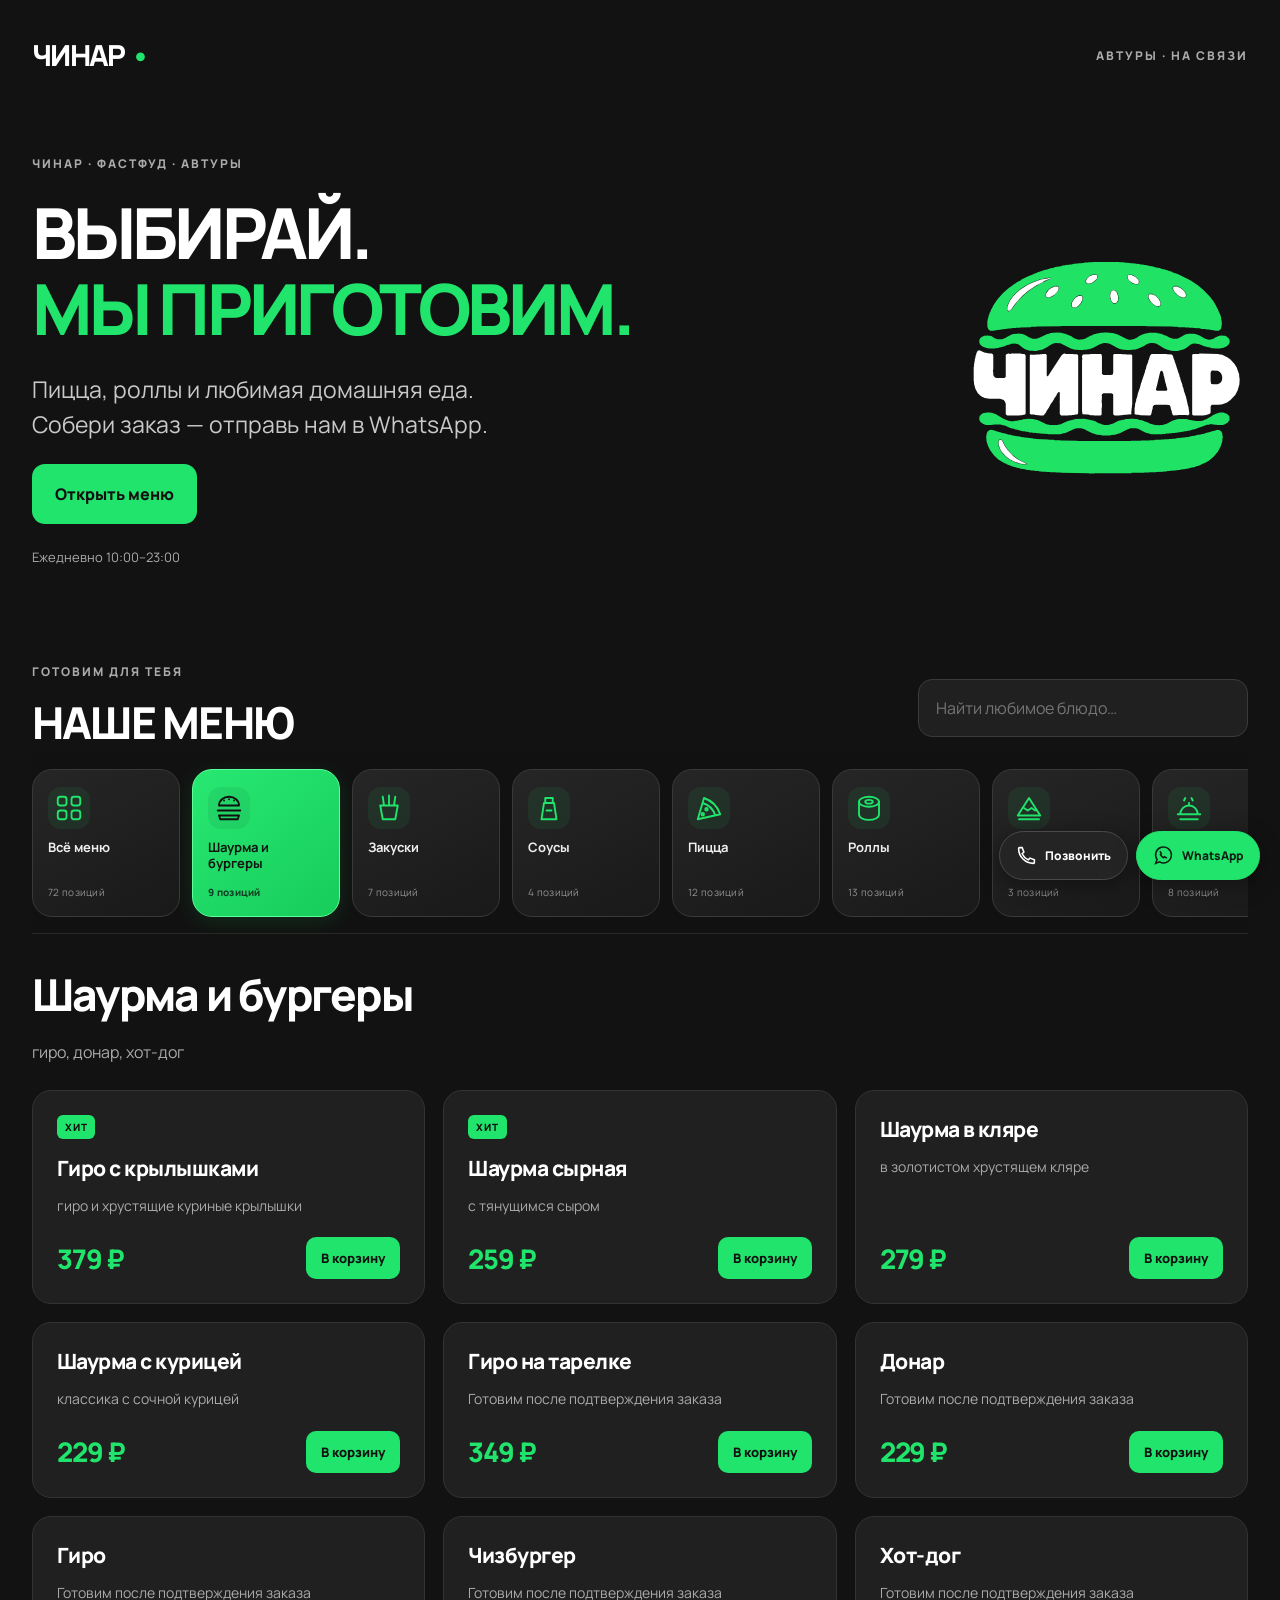
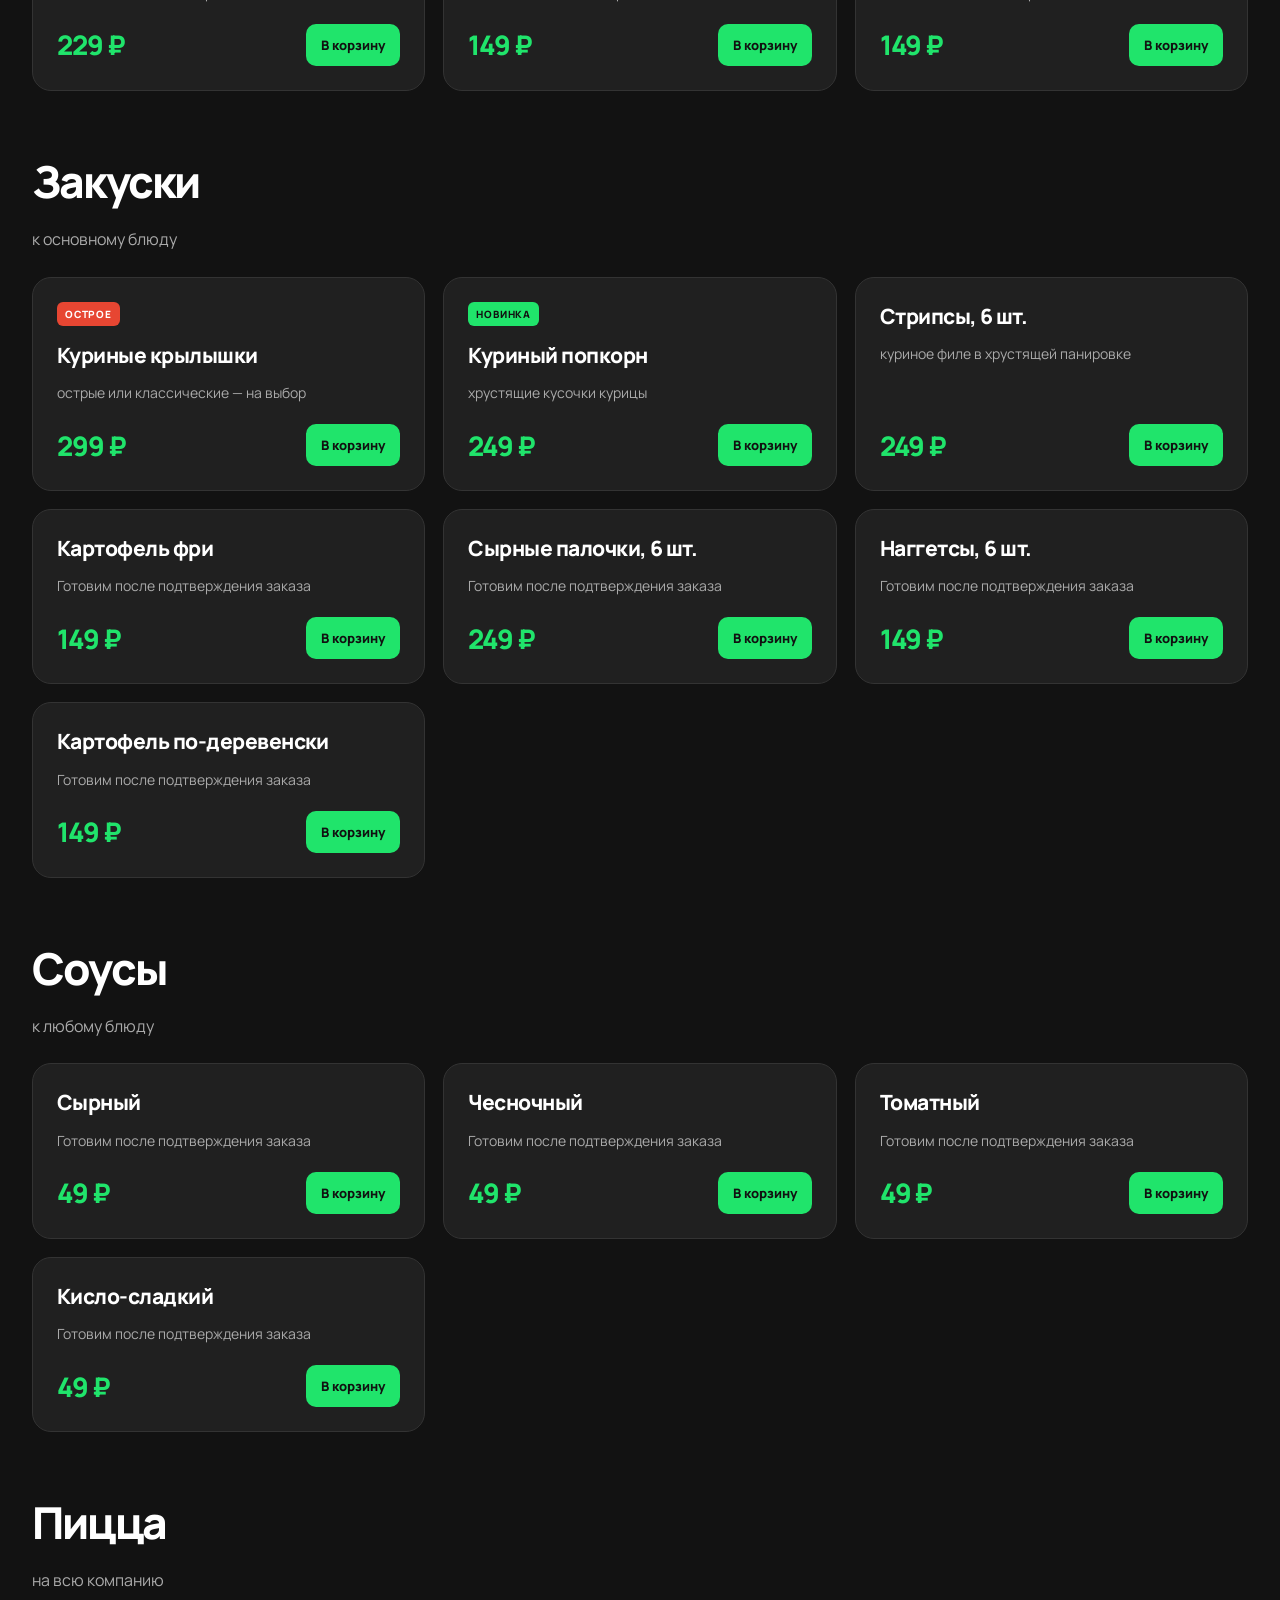
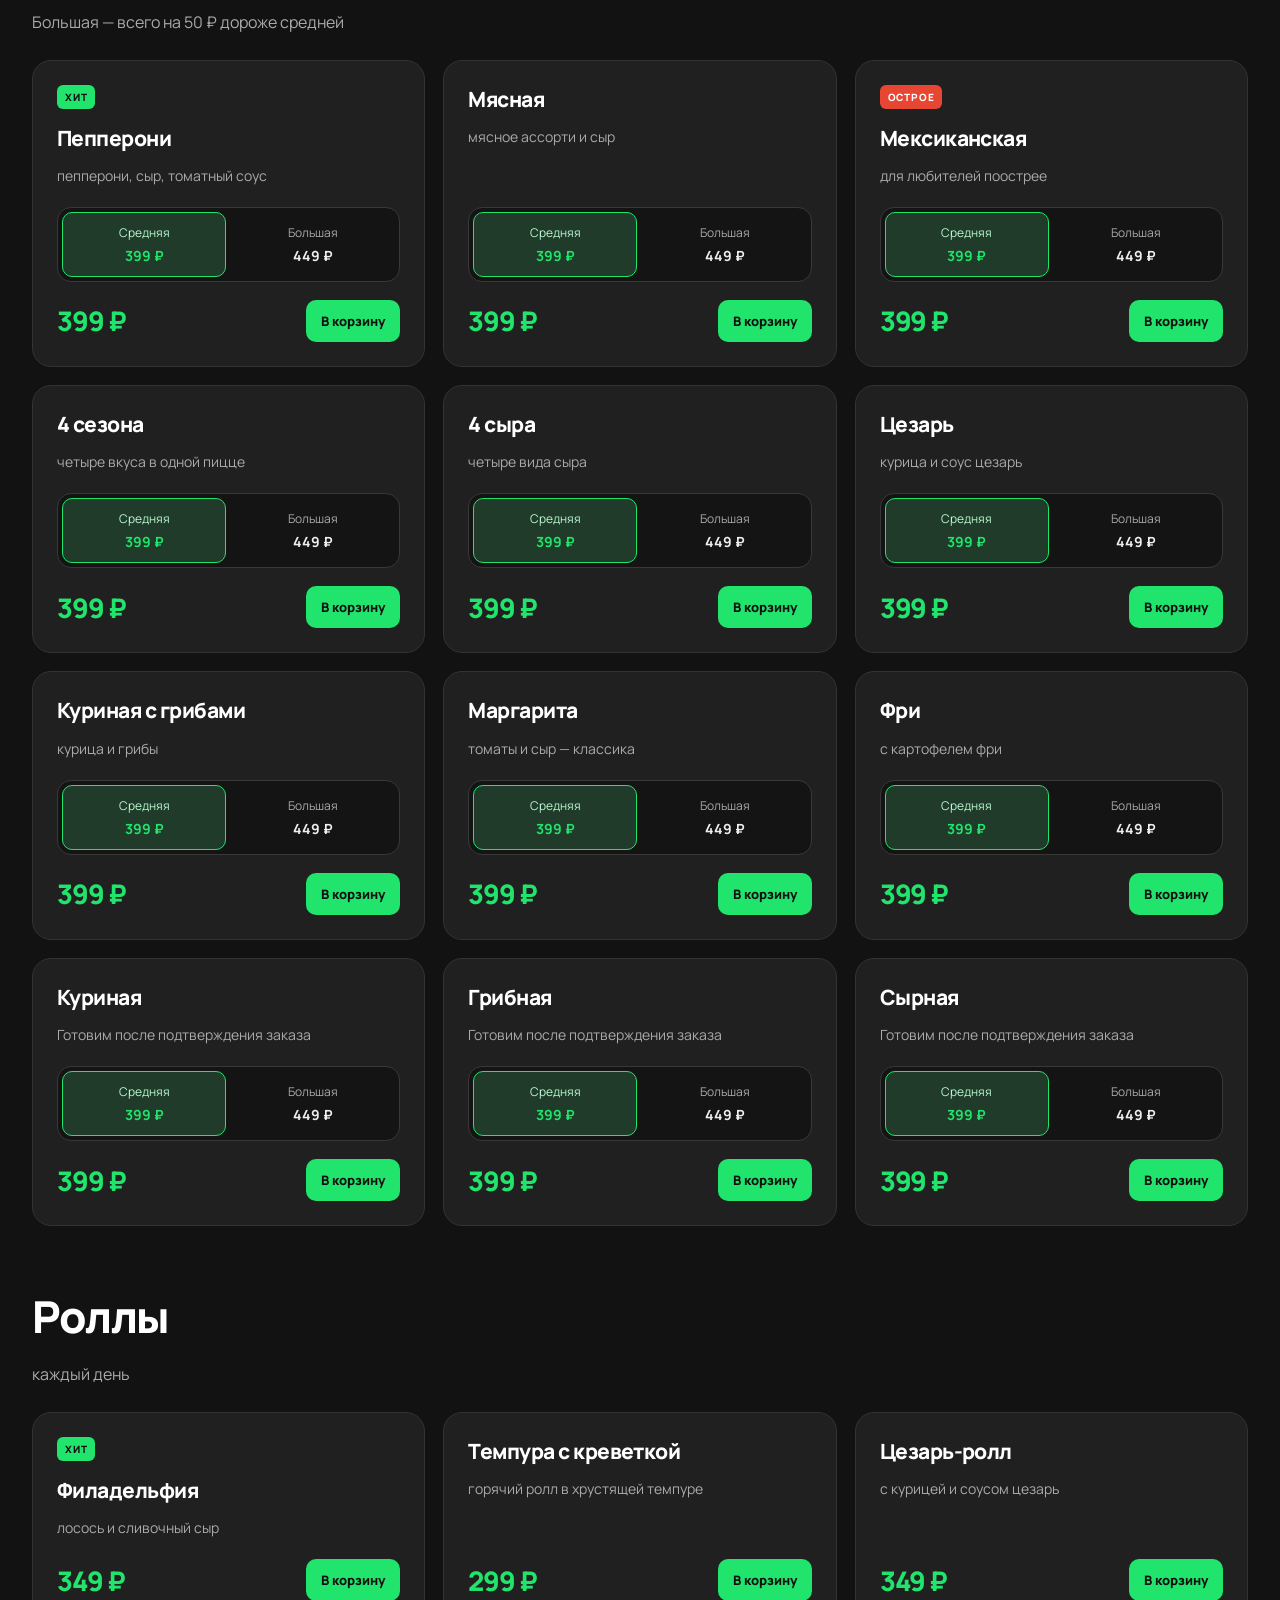
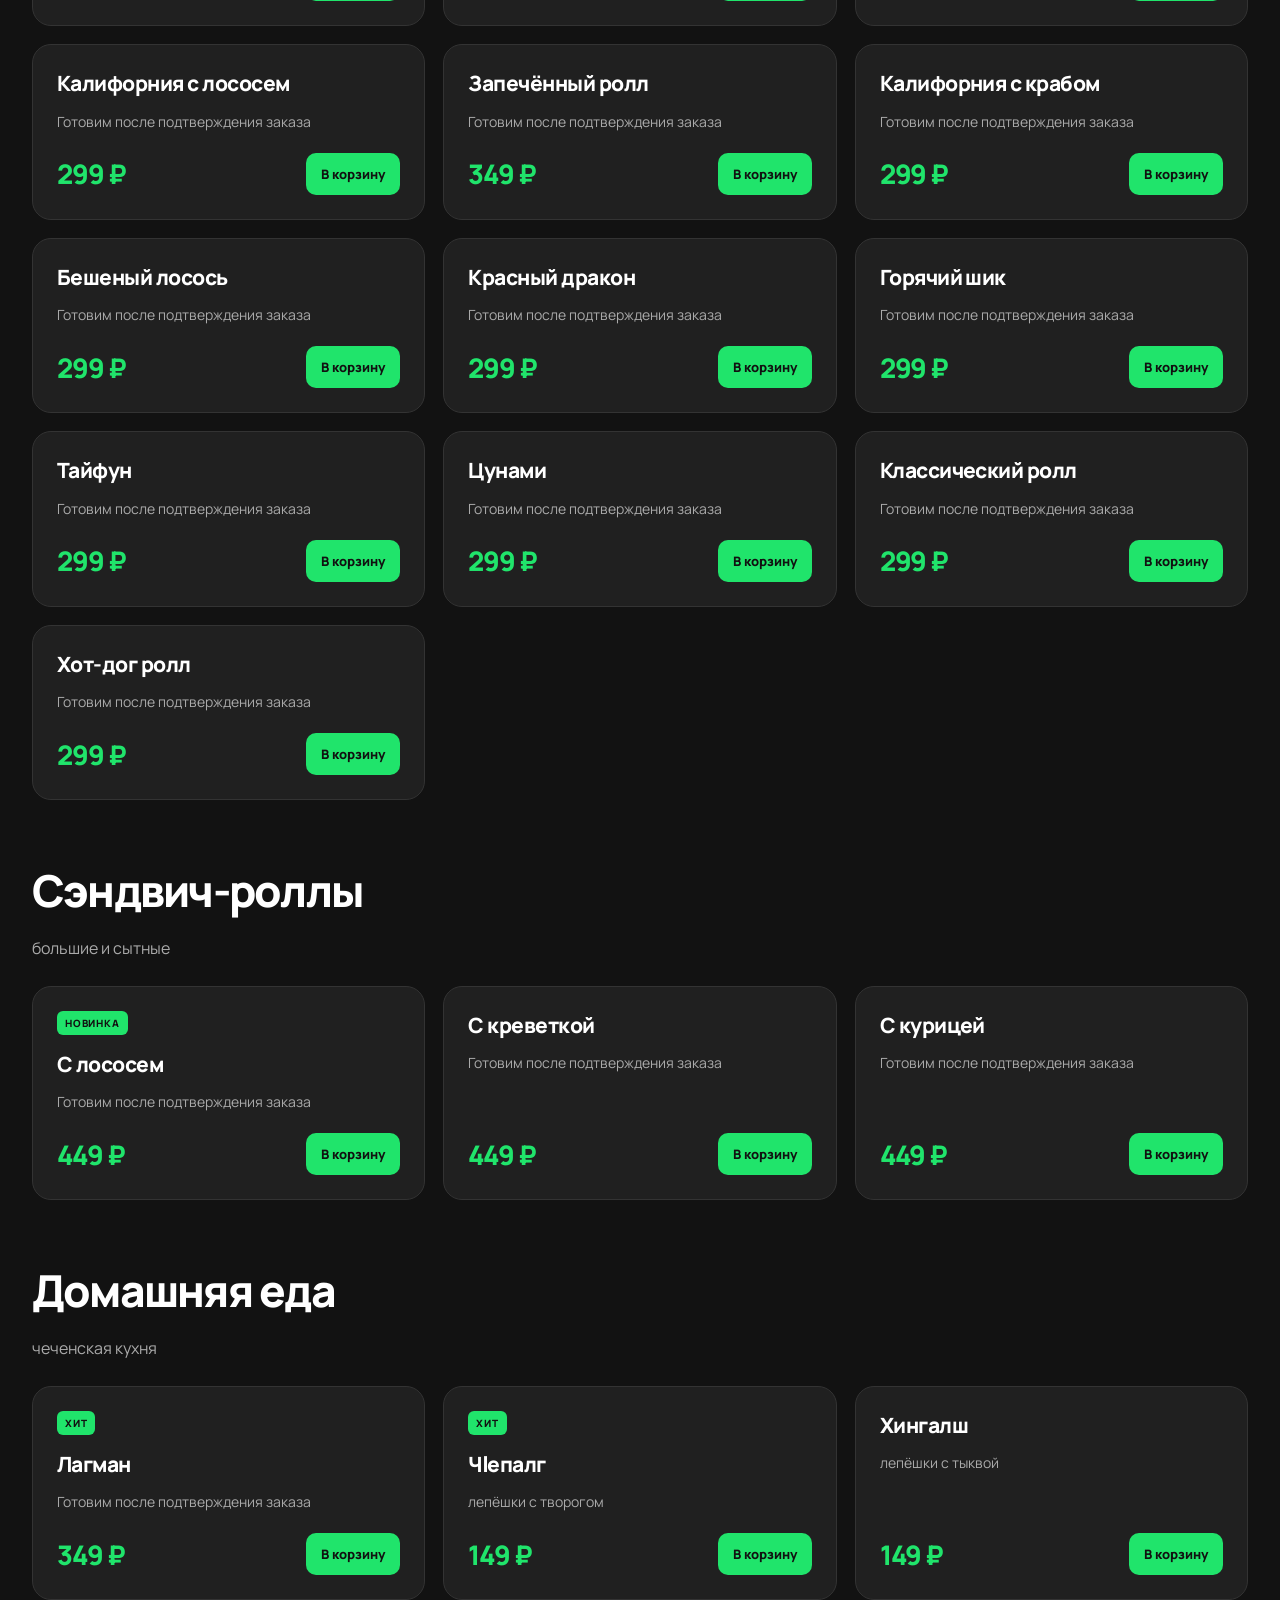
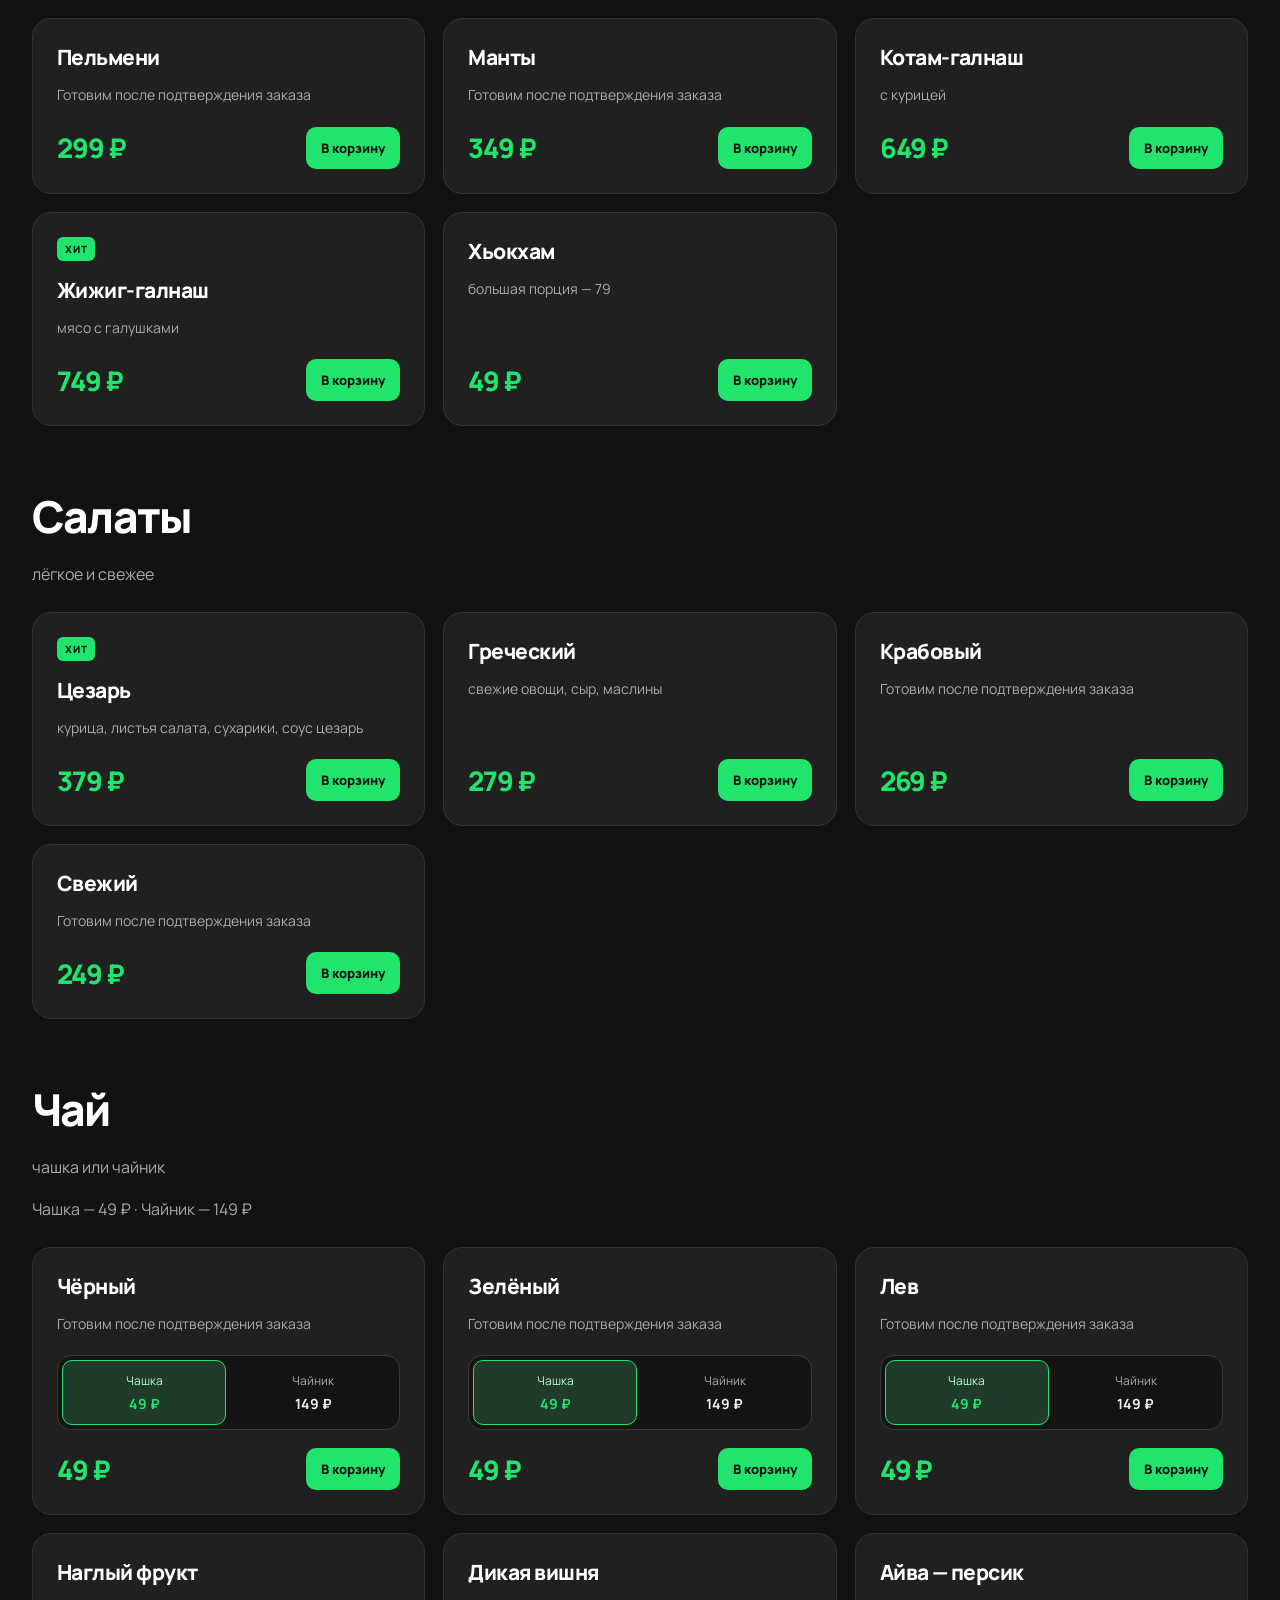
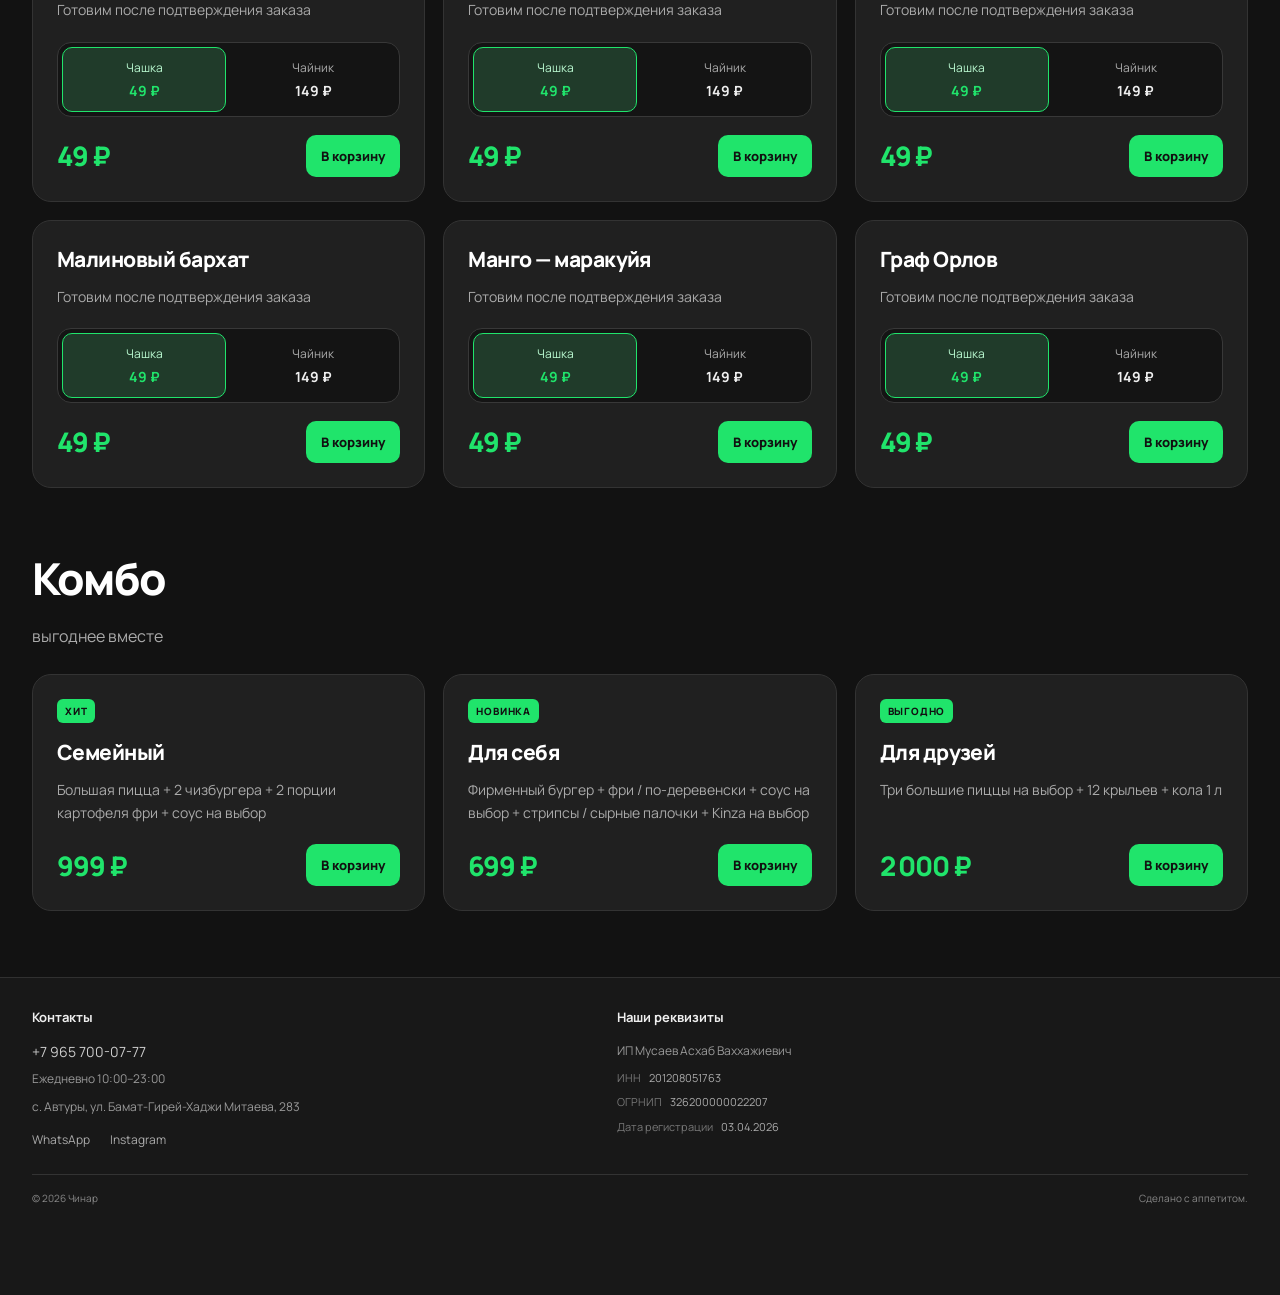
<file: index.html>
<!doctype html><html lang="ru"><head><meta charset="utf-8"><meta name="viewport" content="width=device-width, initial-scale=1"><meta name="theme-color" content="#121212"><link rel="icon" href="/favicon.svg"><link rel="stylesheet" href="/styles.css"><title>Чинар — меню и заказ в WhatsApp</title><meta name="description" content="Меню Чинар: пицца, шаурма, роллы и домашняя еда. Соберите корзину и отправьте заказ в WhatsApp."><link rel="stylesheet" href="/menu.css"><script src="/menu.js" defer></script></head><body><header class="header wrap"><a class="wordmark" href="/" aria-label="Чинар — главная">ЧИНАР<span>•</span></a><span class="label">АВТУРЫ · НА СВЯЗИ</span></header><main class="wrap"><section class="menu-hero"><div><p class="eyebrow">ЧИНАР · ФАСТФУД · АВТУРЫ</p><h1>ВЫБИРАЙ.<br><span>МЫ ПРИГОТОВИМ.</span></h1><p class="lead">Пицца, роллы и любимая домашняя еда.<br>Собери заказ — отправь нам в WhatsApp.</p><a class="button menu-jump" href="#menu">Открыть меню</a><p class="hours">Ежедневно 10:00–23:00</p></div><img class="menu-logo" src="/assets/chinar-logo.svg" alt="Чинар" width="960" height="760"></section><section id="menu" class="menu-section"><div class="menu-title"><div><p class="eyebrow">ГОТОВИМ ДЛЯ ТЕБЯ</p><h2>НАШЕ МЕНЮ</h2></div><label class="search-label"><span class="sr-only">Поиск по меню</span><input id="menu-search" type="search" placeholder="Найти любимое блюдо…"></label></div><nav id="categories" class="category-nav" aria-label="Разделы меню"></nav><div id="menu-status" role="status" aria-live="polite">Загружаем меню…</div><div id="menu-items"></div><noscript><p>Для корзины включите JavaScript или закажите по телефону <a href="tel:+79657000777">+7 965 700-07-77</a>.</p></noscript></section></main><footer class="site-footer" id="contacts"><div class="wrap"><div class="footer-columns"><section class="footer-contact"><h2>Контакты</h2><a class="footer-phone" href="tel:+79657000777">+7 965 700-07-77</a><p>Ежедневно 10:00–23:00</p><p>с. Автуры, ул. Бамат-Гирей-Хаджи Митаева, 283</p><nav class="footer-socials" aria-label="Социальные сети"><a href="https://wa.me/79657000777" target="_blank" rel="noopener">WhatsApp</a><a href="https://www.instagram.com/chinar.yu/" target="_blank" rel="noopener">Instagram</a></nav></section><section class="footer-business"><h2>Наши реквизиты</h2><p>ИП Мусаев Асхаб Ваххажиевич</p><dl><div><dt>ИНН</dt><dd>201208051763</dd></div><div><dt>ОГРНИП</dt><dd>326200000022207</dd></div><div><dt>Дата регистрации</dt><dd>03.04.2026</dd></div></dl></section></div><div class="footer-bottom"><span>© 2026 Чинар</span><span>Сделано с аппетитом.</span></div></div></footer><button id="cart-open" class="cart-bar" type="button" hidden><span>Корзина <b id="cart-count">0</b></span><span><b id="cart-total">0 ₽</b></span></button><dialog id="cart-dialog" class="cart-dialog"><div class="cart-head"><h2>ТВОЙ ЗАКАЗ</h2><button id="cart-close" class="icon-btn" type="button" aria-label="Закрыть корзину">×</button></div><div id="cart-lines"></div><p id="cart-empty" class="muted">В корзине пока пусто. Выбери что-нибудь вкусное в меню.</p><form id="order-form"><div class="cart-summary"><span>Итого за блюда</span><strong id="checkout-total">0 ₽</strong></div><button id="checkout" class="button checkout" type="submit">Написать в WhatsApp</button><button id="clear-cart" class="clear-btn" type="button">Очистить корзину</button></form></dialog><p id="cart-announcement" class="sr-only" aria-live="polite"></p><nav class="quick-contact" aria-label="Связаться с кафе"><a href="tel:+79657000777" class="quick-call" aria-label="Позвонить в Чинар"><svg viewBox="0 0 24 24" fill="none" stroke="currentColor" stroke-width="1.8" aria-hidden="true"><path d="M7 3H4a1 1 0 0 0-1 1c0 9.4 7.6 17 17 17a1 1 0 0 0 1-1v-3l-5-2-2 2a14 14 0 0 1-7-7l2-2-2-5Z"/></svg><span>Позвонить</span></a><a href="https://wa.me/79657000777" class="quick-whatsapp" target="_blank" rel="noopener" aria-label="Написать в WhatsApp"><svg viewBox="0 0 24 24" fill="none" stroke="currentColor" stroke-width="1.8" aria-hidden="true"><path d="M21 11.5a9 9 0 0 1-13.5 7.8L3 21l1.7-4.5A9 9 0 1 1 21 11.5Z"/><path d="m8 7 1.5 3-1 1a8 8 0 0 0 3.5 3.5l1-1 3 1.5"/></svg><span>WhatsApp</span></a></nav></body></html>
</file>
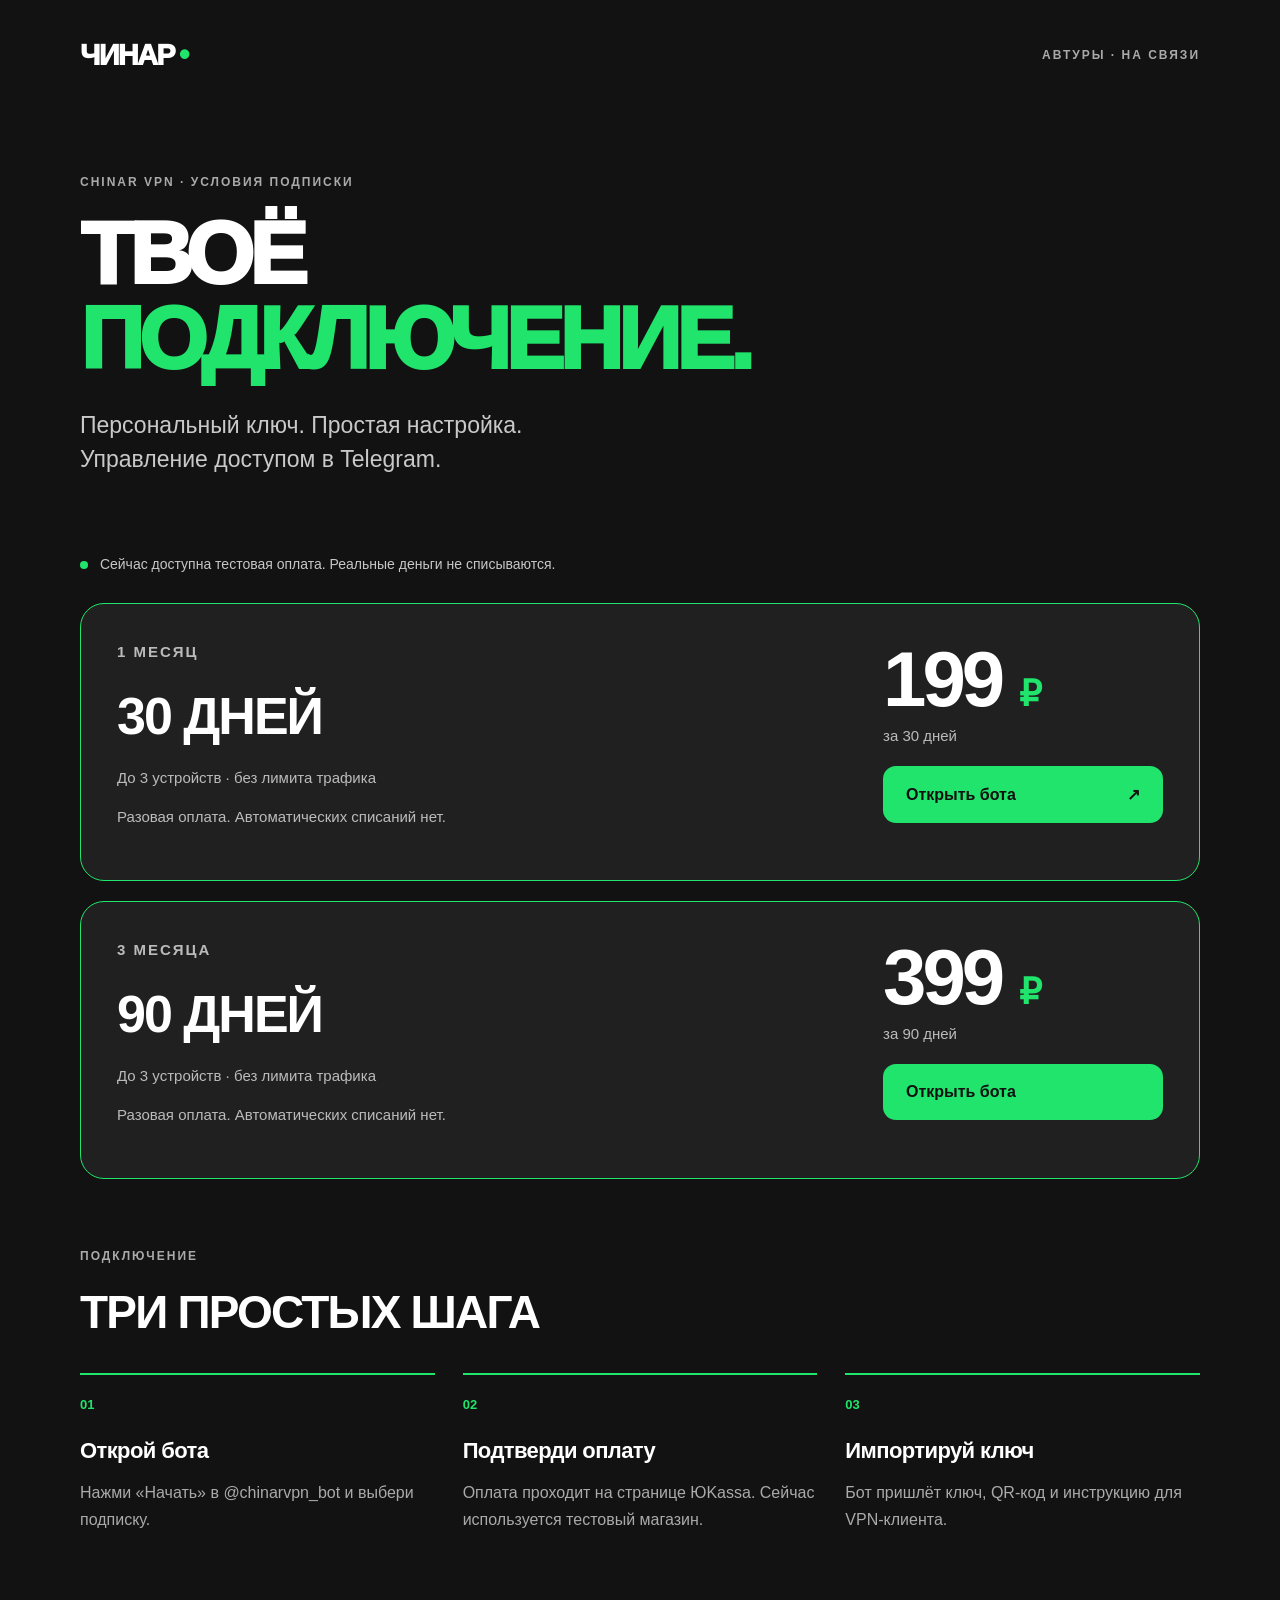
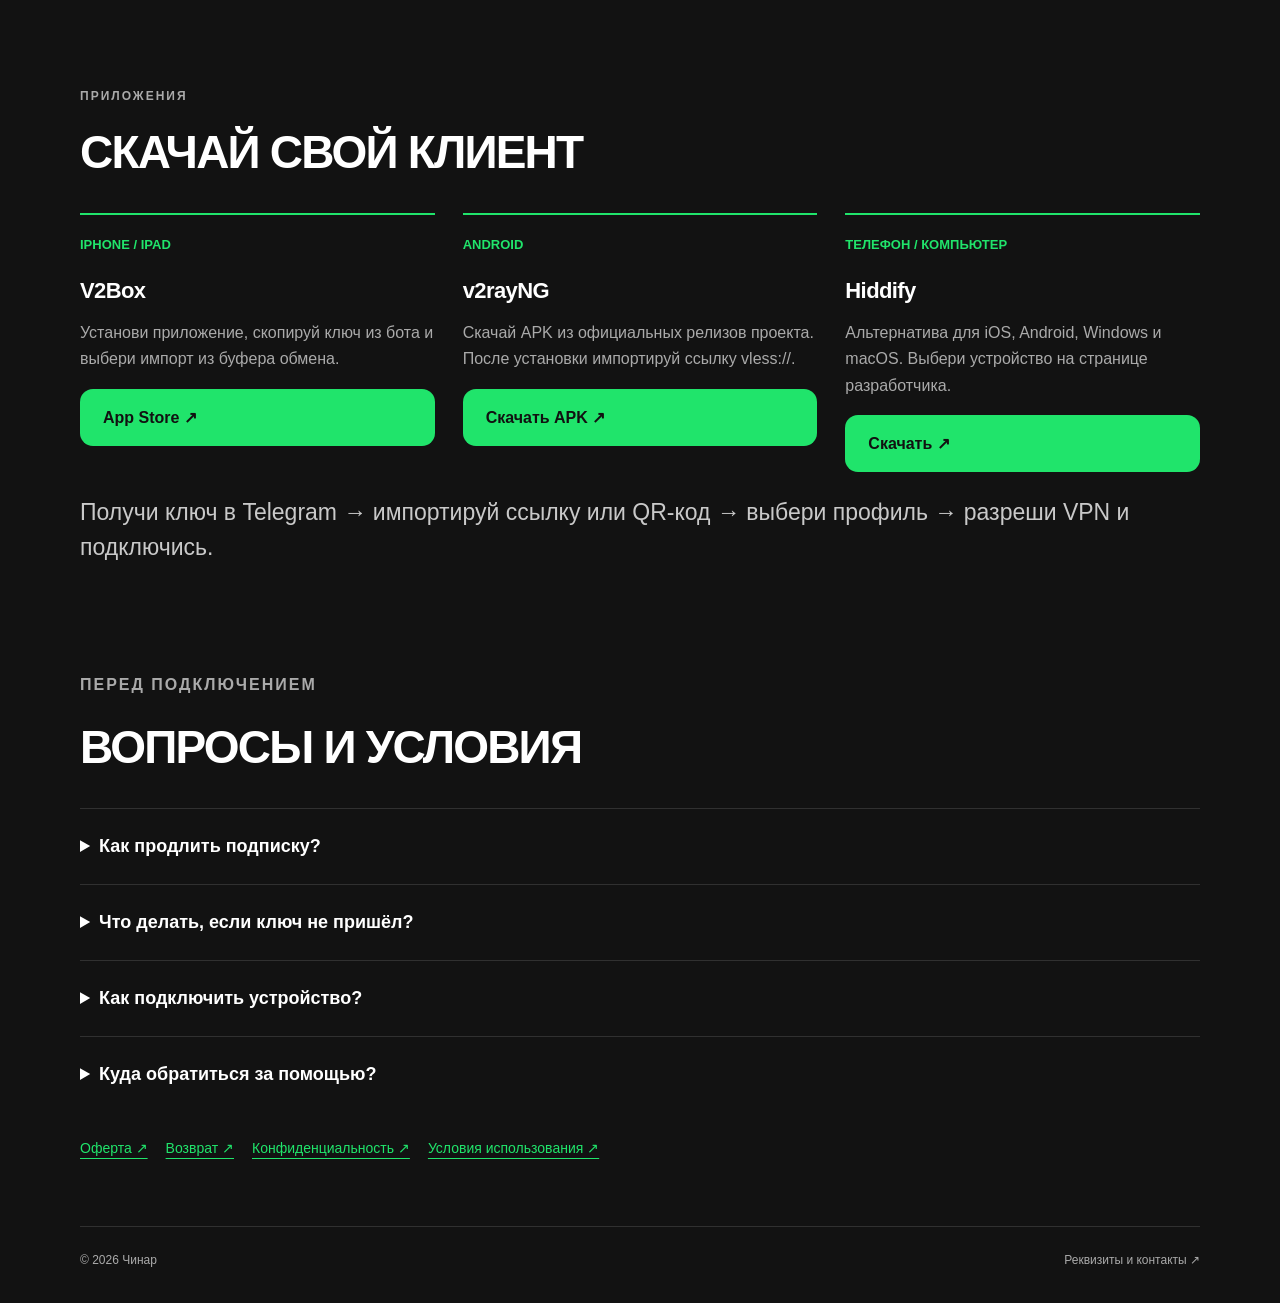
<file: vpn/index.html>
<!doctype html><html lang="ru"><head><meta charset="utf-8"><meta name="viewport" content="width=device-width, initial-scale=1"><meta name="theme-color" content="#121212"><link rel="icon" href="/favicon.svg"><link rel="stylesheet" href="/styles.css"><title>Chinar VPN — условия подписки</title><meta name="description" content="Условия подписки Chinar VPN: 199 рублей за 30 дней или 399 рублей за 90 дней, до трёх устройств. Подключение через Telegram."></head><body><header class="header wrap"><a class="wordmark" href="/" aria-label="Чинар — главная">ЧИНАР<span>•</span></a><span class="label">АВТУРЫ · НА СВЯЗИ</span></header><main class="wrap"><section class="vpn-intro"><p class="eyebrow">CHINAR VPN · УСЛОВИЯ ПОДПИСКИ</p><h1>ТВОЁ<br><span>ПОДКЛЮЧЕНИЕ.</span></h1><p class="lead">Персональный ключ. Простая настройка.<br>Управление доступом в Telegram.</p></section><div class="notice"><span class="status-dot"></span> Сейчас доступна тестовая оплата. Реальные деньги не списываются.</div><section class="subscription" aria-label="Тариф"><div><p class="eyebrow">1 МЕСЯЦ</p><h2>30 ДНЕЙ</h2><p>До 3 устройств · без лимита трафика</p><p>Разовая оплата. Автоматических списаний нет.</p></div><div class="purchase"><div class="price">199 <span>₽</span></div><p>за 30 дней</p><a class="button" href="https://t.me/chinarvpn_bot?start=site">Открыть бота <span>↗</span></a></div></section><section class="subscription" aria-label="Тариф на 3 месяца" style="margin-top:20px"><div><p class="eyebrow">3 МЕСЯЦА</p><h2>90 ДНЕЙ</h2><p>До 3 устройств · без лимита трафика</p><p>Разовая оплата. Автоматических списаний нет.</p></div><div class="purchase"><div class="price">399 <span>₽</span></div><p>за 90 дней</p><a class="button" href="https://t.me/chinarvpn_bot?start=site">Открыть бота</a></div></section><section class="details"><p class="eyebrow">ПОДКЛЮЧЕНИЕ</p><h2>ТРИ ПРОСТЫХ ШАГА</h2><div class="steps"><article><span>01</span><h3>Открой бота</h3><p>Нажми «Начать» в @chinarvpn_bot и выбери подписку.</p></article><article><span>02</span><h3>Подтверди оплату</h3><p>Оплата проходит на странице ЮKassa. Сейчас используется тестовый магазин.</p></article><article><span>03</span><h3>Импортируй ключ</h3><p>Бот пришлёт ключ, QR-код и инструкцию для VPN-клиента.</p></article></div></section><section class="details" id="install"><p class="eyebrow">ПРИЛОЖЕНИЯ</p><h2>СКАЧАЙ СВОЙ КЛИЕНТ</h2><div class="steps"><article><span>IPHONE / IPAD</span><h3>V2Box</h3><p>Установи приложение, скопируй ключ из бота и выбери импорт из буфера обмена.</p><a class="button" href="https://apps.apple.com/us/app/v2box-v2ray-client/id6446814690">App Store ↗</a></article><article><span>ANDROID</span><h3>v2rayNG</h3><p>Скачай APK из официальных релизов проекта. После установки импортируй ссылку vless://.</p><a class="button" href="https://github.com/2dust/v2rayNG/releases">Скачать APK ↗</a></article><article><span>ТЕЛЕФОН / КОМПЬЮТЕР</span><h3>Hiddify</h3><p>Альтернатива для iOS, Android, Windows и macOS. Выбери устройство на странице разработчика.</p><a class="button" href="https://hiddify.com/app/How-to-install-Hiddify-app/">Скачать ↗</a></article></div><p class="lead">Получи ключ в Telegram → импортируй ссылку или QR-код → выбери профиль → разреши VPN и подключись.</p></section><section class="faq"><p class="eyebrow">ПЕРЕД ПОДКЛЮЧЕНИЕМ</p><h2>ВОПРОСЫ И УСЛОВИЯ</h2><details><summary>Как продлить подписку?</summary><p>Открой бота и выбери продление. Оплаченный срок добавляется к оставшемуся времени. Автосписания не подключены.</p></details><details><summary>Что делать, если ключ не пришёл?</summary><p>Подожди до минуты или нажми «Я оплатил» в боте. Если доступ не появился, обратись в поддержку через бота, указав номер заказа.</p></details><details><summary>Как подключить устройство?</summary><p>Установи совместимый клиент VLESS + Reality и импортируй ссылку или QR-код из бота. Подробная инструкция придёт вместе с ключом.</p></details><details><summary>Куда обратиться за помощью?</summary><p><a href="https://t.me/chinarvpn_bot">Открой @chinarvpn_bot</a> и выбери «Помощь».</p></details><div class="legal-links"><a href="/offer.html">Оферта ↗</a><a href="/refund.html">Возврат ↗</a><a href="/privacy.html">Конфиденциальность ↗</a><a href="/terms.html">Условия использования ↗</a></div></section></main><footer class="wrap footer"><span>© 2026 Чинар</span><a href="/">Реквизиты и контакты ↗</a></footer></body></html>
</file>
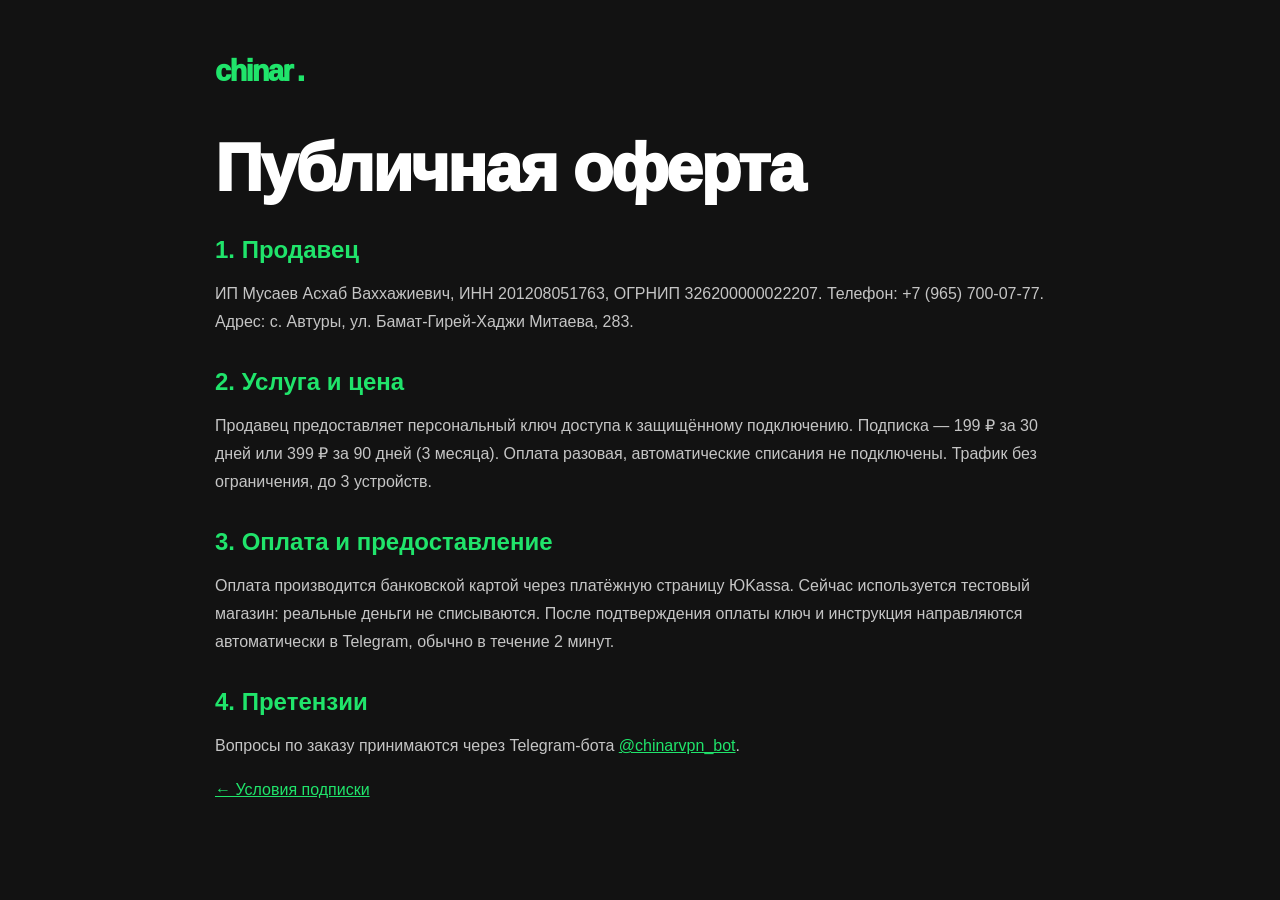
<file: offer.html>
<!doctype html><html lang="ru"><meta charset="utf-8"><meta name="viewport" content="width=device-width,initial-scale=1"><title>Публичная оферта — Chinar</title><link rel="stylesheet" href="/styles.css"><meta name="theme-color" content="#25e66b"><main class="wrap legal"><a class="wordmark" href="/">chinar<span>.</span></a><h1>Публичная оферта</h1><h2>1. Продавец</h2><p>ИП Мусаев Асхаб Ваххажиевич, ИНН 201208051763, ОГРНИП 326200000022207. Телефон: +7 (965) 700-07-77. Адрес: с. Автуры, ул. Бамат-Гирей-Хаджи Митаева, 283.</p><h2>2. Услуга и цена</h2><p>Продавец предоставляет персональный ключ доступа к защищённому подключению. Подписка — 199 ₽ за 30 дней или 399 ₽ за 90 дней (3 месяца). Оплата разовая, автоматические списания не подключены. Трафик без ограничения, до 3 устройств.</p><h2>3. Оплата и предоставление</h2><p>Оплата производится банковской картой через платёжную страницу ЮKassa. Сейчас используется тестовый магазин: реальные деньги не списываются. После подтверждения оплаты ключ и инструкция направляются автоматически в Telegram, обычно в течение 2 минут.</p><h2>4. Претензии</h2><p>Вопросы по заказу принимаются через Telegram-бота <a href="https://t.me/chinarvpn_bot">@chinarvpn_bot</a>.</p><p><a href="/vpn/">← Условия подписки</a></p></main></html>
</file>
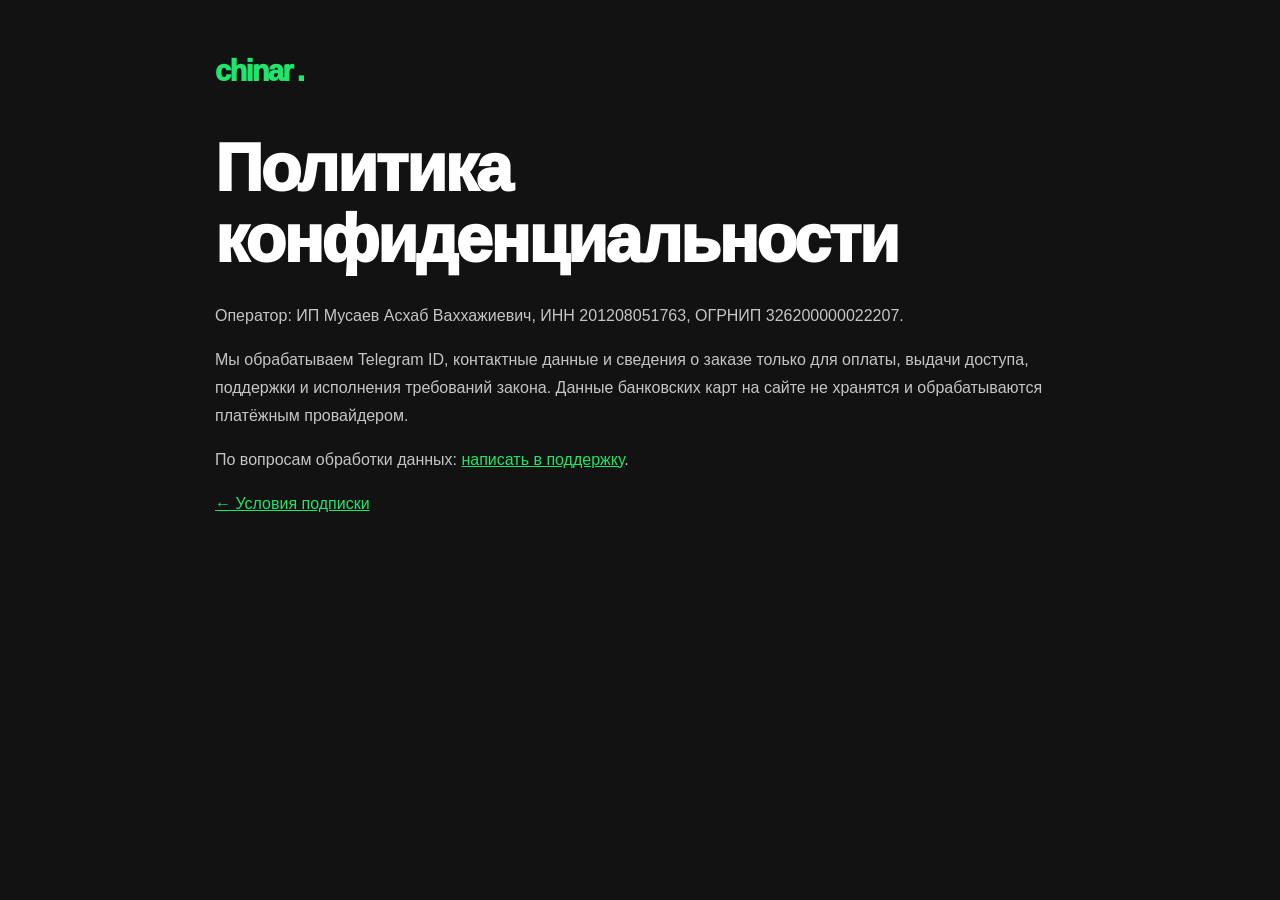
<file: privacy.html>
<!doctype html><html lang="ru"><meta charset="utf-8"><meta name="viewport" content="width=device-width,initial-scale=1"><title>Политика конфиденциальности — Chinar</title><link rel="stylesheet" href="/styles.css"><main class="wrap legal"><a class="wordmark" href="/">chinar<span>.</span></a><h1>Политика конфиденциальности</h1><p>Оператор: ИП Мусаев Асхаб Ваххажиевич, ИНН 201208051763, ОГРНИП 326200000022207.</p><p>Мы обрабатываем Telegram ID, контактные данные и сведения о заказе только для оплаты, выдачи доступа, поддержки и исполнения требований закона. Данные банковских карт на сайте не хранятся и обрабатываются платёжным провайдером.</p><p>По вопросам обработки данных: <a href="https://t.me/chinarvpn_bot">написать в поддержку</a>.</p><p><a href="/vpn/">← Условия подписки</a></p></main></html>
</file>
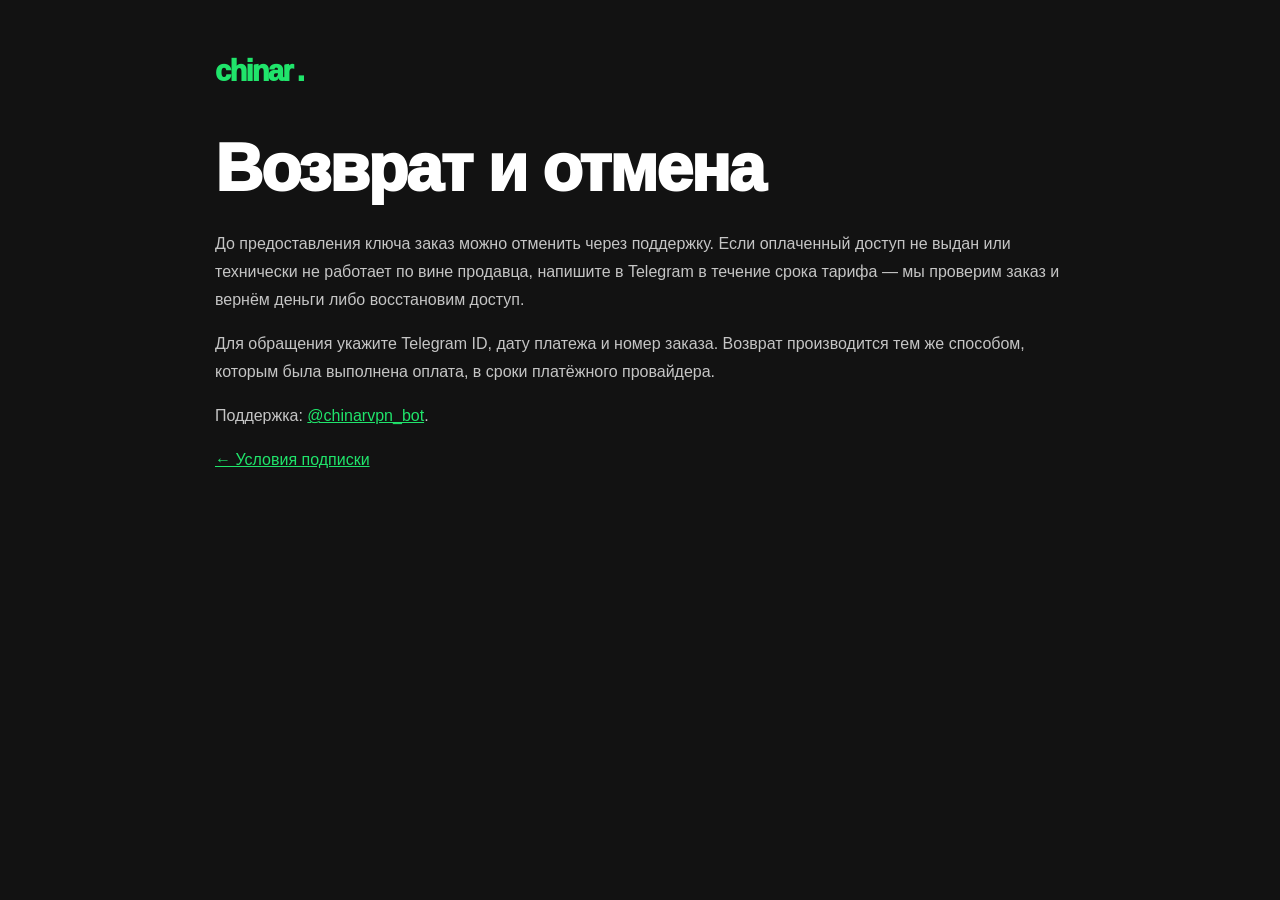
<file: refund.html>
<!doctype html><html lang="ru"><meta charset="utf-8"><meta name="viewport" content="width=device-width,initial-scale=1"><title>Возврат и отмена — Chinar</title><link rel="stylesheet" href="/styles.css"><main class="wrap legal"><a class="wordmark" href="/">chinar<span>.</span></a><h1>Возврат и отмена</h1><p>До предоставления ключа заказ можно отменить через поддержку. Если оплаченный доступ не выдан или технически не работает по вине продавца, напишите в Telegram в течение срока тарифа — мы проверим заказ и вернём деньги либо восстановим доступ.</p><p>Для обращения укажите Telegram ID, дату платежа и номер заказа. Возврат производится тем же способом, которым была выполнена оплата, в сроки платёжного провайдера.</p><p>Поддержка: <a href="https://t.me/chinarvpn_bot">@chinarvpn_bot</a>.</p><p><a href="/vpn/">← Условия подписки</a></p></main></html>
</file>
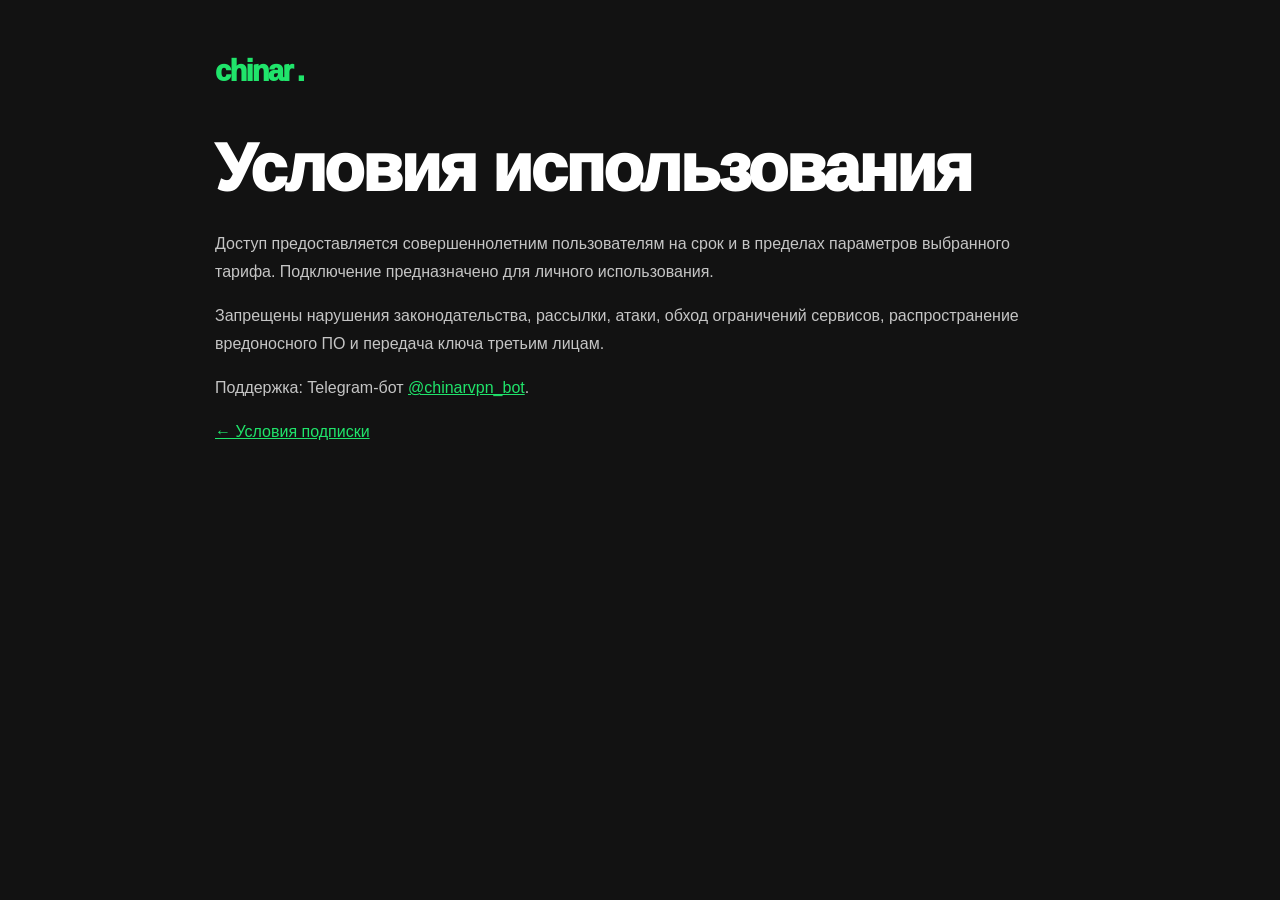
<file: terms.html>
<!doctype html><html lang="ru"><meta charset="utf-8"><meta name="viewport" content="width=device-width,initial-scale=1"><title>Условия использования — Chinar</title><link rel="stylesheet" href="/styles.css"><main class="wrap legal"><a class="wordmark" href="/">chinar<span>.</span></a><h1>Условия использования</h1><p>Доступ предоставляется совершеннолетним пользователям на срок и в пределах параметров выбранного тарифа. Подключение предназначено для личного использования.</p><p>Запрещены нарушения законодательства, рассылки, атаки, обход ограничений сервисов, распространение вредоносного ПО и передача ключа третьим лицам.</p><p>Поддержка: Telegram‑бот <a href="https://t.me/chinarvpn_bot">@chinarvpn_bot</a>.</p><p><a href="/vpn/">← Условия подписки</a></p></main></html>
</file>
<file: styles.css>
:root{--bg:#121212;--panel:#202020;--green:#20e46b;--white:#fff;--muted:#aaa;--line:#303030}*{box-sizing:border-box}body{margin:0;background:var(--bg);color:var(--white);font-family:Arial,Helvetica,sans-serif}a{color:inherit}.wrap{width:min(1120px,100% - 80px);margin:auto}.header{height:110px;display:flex;justify-content:space-between;align-items:center}.wordmark{font-weight:950;font-size:29px;letter-spacing:-1.7px;text-decoration:none}.wordmark span{color:var(--green);margin-left:5px}.label,.eyebrow{font-size:12px;letter-spacing:2px;font-weight:800;color:var(--muted)}.intro{display:grid;grid-template-columns:1.25fr 1fr;align-items:center;padding:65px 0 85px;gap:36px}.intro .logo{width:100%;height:auto;max-width:440px;justify-self:end}.eyebrow{margin:0 0 22px}h1{font-size:clamp(52px,8.5vw,112px);line-height:.97;letter-spacing:-5px;margin:0 0 26px;font-weight:950}h1 span{color:var(--green)}.lead{font-size:clamp(18px,2vw,23px);line-height:1.5;color:#c9c9c9}.contact-grid{display:grid;grid-template-columns:1fr 1fr;gap:20px}.tile{display:flex;flex-direction:column;gap:14px;background:var(--panel);border:1px solid var(--line);border-radius:22px;padding:30px;text-decoration:none;transition:border-color .2s,transform .2s}.tile:hover{border-color:var(--green);transform:translateY(-3px)}.tile .eyebrow{display:flex;justify-content:space-between;margin:0}.tile .eyebrow b{font-size:22px;color:var(--green)}.tile strong{font-size:clamp(30px,4.3vw,52px);letter-spacing:-2px;line-height:1.04}.tile>span:last-child{color:var(--muted);font-size:15px}.tile.accent{border-color:var(--green)}.tile.accent strong{color:var(--green)}.details,.faq{padding:70px 0}.details h2,.faq h2{font-size:clamp(28px,4vw,46px);letter-spacing:-1.8px;margin:0 0 34px}dl{margin:0;border-top:2px solid var(--green)}dl>div{display:grid;grid-template-columns:1fr 1.4fr;gap:24px;padding:23px 0;border-bottom:1px solid var(--line)}dt{color:var(--muted);font-size:15px}dd{margin:0;font-size:18px;line-height:1.45;overflow-wrap:anywhere}.footer{border-top:1px solid var(--line);display:flex;justify-content:space-between;padding:26px 0 36px;font-size:12px;color:var(--muted)}.footer a{text-decoration:none}.vpn-intro{padding:65px 0 35px}.vpn-intro h1{font-size:clamp(43px,7vw,88px)}.notice{color:#c7c7c7;font-size:14px;line-height:1.6;padding:18px 0 28px}.status-dot{display:inline-block;width:8px;height:8px;border-radius:50%;background:var(--green);margin-right:8px}.subscription{border:1px solid var(--green);background:var(--panel);border-radius:24px;padding:36px;display:grid;grid-template-columns:1fr 280px;gap:24px}.subscription h2{font-size:52px;letter-spacing:-2px;margin:0 0 20px}.subscription p{color:#bbb;line-height:1.6;font-size:15px}.purchase .price{font-size:78px;letter-spacing:-4px;font-weight:900;line-height:1}.price span{font-size:36px;color:var(--green)}.purchase>p{margin:6px 0 18px}.button{display:flex;justify-content:space-between;align-items:center;background:var(--green);color:#111;text-decoration:none;font-weight:800;padding:19px 23px;border-radius:13px}.button:hover{background:#55ed8f}.steps{display:grid;grid-template-columns:repeat(3,1fr);gap:28px}.steps article{border-top:2px solid var(--green);padding-top:20px}.steps article>span{color:var(--green);font-weight:800;font-size:13px}.steps h3{font-size:22px;margin:25px 0 12px;letter-spacing:-.6px}.steps p,.faq p{color:var(--muted);font-size:16px;line-height:1.65}.faq{padding-top:15px}details{border-top:1px solid var(--line);padding:24px 0}summary{cursor:pointer;font-weight:700;font-size:18px;line-height:1.5}details a,.legal a{color:var(--green)}.legal-links{display:flex;gap:18px;flex-wrap:wrap;margin-top:28px}.legal-links a{font-size:14px;color:var(--green);text-underline-offset:5px}.legal{max-width:850px;padding:55px 0 80px}.legal .wordmark{display:inline-block;margin-bottom:45px}.legal h1{font-size:clamp(36px,6vw,66px);letter-spacing:-2px;overflow-wrap:anywhere;line-height:1.08}.legal h2{font-size:24px;margin:32px 0 14px;color:var(--green)}.legal p{color:#c5c5c5;line-height:1.75;font-size:16px}a:focus-visible,summary:focus-visible{outline:2px solid var(--green);outline-offset:6px}@media(max-width:650px){.wrap{width:calc(100% - 40px)}.header{height:80px}.label{font-size:9px;letter-spacing:1px}.intro{padding:35px 0 45px;grid-template-columns:1fr;gap:12px}.intro .logo{max-width:235px;justify-self:center;order:-1}.intro h1{font-size:64px;letter-spacing:-3px}.contact-grid{grid-template-columns:1fr}.tile{padding:24px}.tile strong{font-size:39px}.details,.faq{padding:45px 0}dl>div{grid-template-columns:1fr;gap:9px;padding:20px 0}dd{font-size:17px}.footer{gap:18px;flex-wrap:wrap}.vpn-intro{padding-top:35px}.vpn-intro h1{font-size:clamp(32px,8.6vw,56px);letter-spacing:-1.7px}.subscription{grid-template-columns:1fr;padding:25px}.subscription h2{font-size:42px}.purchase{border-top:1px solid var(--line);padding-top:25px}.steps{grid-template-columns:1fr;gap:26px}.steps h3{margin-top:15px}.legal-links{gap:20px}.lead br{display:none}}@media(prefers-reduced-motion:reduce){*{scroll-behavior:auto!important;transition:none!important}}
</file>
<file: menu.css>
.menu-hero{display:grid;grid-template-columns:1.5fr .65fr;align-items:center;gap:32px;padding:60px 0 70px}.menu-hero h1{font-size:clamp(42px,6.5vw,82px);letter-spacing:-3.5px}.menu-logo{width:100%;height:auto;max-width:270px;justify-self:end}.menu-jump{display:inline-flex;gap:30px}.hours{color:#aaa;font-size:13px;margin-top:24px}.menu-section{padding:24px 0 64px;scroll-margin-top:24px}.menu-title{display:flex;justify-content:space-between;gap:24px;align-items:center}.menu-title h2,.food-section h2{font-size:clamp(28px,3.7vw,44px);letter-spacing:-1.5px;margin:0}.menu-title .eyebrow{margin-bottom:12px}.search-label{max-width:330px;flex:1}.search-label input{width:100%;background:#202020;border:1px solid #3a3a3a;border-radius:14px;padding:17px;color:#fff;font:inherit}.category-nav{display:flex;gap:10px;overflow:auto;position:sticky;top:0;z-index:4;padding:20px 0;background:#121212;scrollbar-width:thin}.category-nav button{flex-shrink:0;padding:11px 16px;border-radius:999px;background:#202020;border:1px solid #3a3a3a;color:#ccc;font:inherit;font-size:13px;cursor:pointer}.category-nav button[aria-pressed=true]{background:#20e46b;color:#111;border-color:#20e46b;font-weight:800}.food-section{padding:30px 0;scroll-margin-top:90px}.food-section>p{color:#aaa;line-height:1.6}.food-grid{display:grid;grid-template-columns:repeat(3,minmax(0,1fr));gap:16px;margin-top:24px}.food-card{background:#202020;border:1px solid #333;border-radius:19px;padding:23px;display:flex;flex-direction:column;min-width:0}.food-card h3{font-size:21px;line-height:1.25;letter-spacing:-.5px;margin:0 0 12px}.food-card p{font-size:14px;line-height:1.5;color:#aaa;margin:0 0 20px;flex:1}.food-tag{align-self:flex-start;background:#20e46b;color:#111;font-weight:800;font-size:10px;letter-spacing:.8px;text-transform:uppercase;padding:5px 8px;border-radius:6px;margin-bottom:15px}.food-tag.hot{background:#e74632;color:#fff}.food-card select{width:100%;background:#121212;border:1px solid #555;color:#fff;font:inherit;border-radius:8px;padding:10px;margin:0 0 14px}.food-buy{display:flex;align-items:center;justify-content:space-between;gap:12px;margin-top:auto}.food-price{font-size:27px;color:#20e46b;font-weight:850;letter-spacing:-1px}.add-btn{background:#20e46b;border:0;border-radius:10px;padding:12px 15px;font:inherit;font-size:13px;font-weight:800;cursor:pointer;color:#111}.add-btn:hover{background:#6aee9d}.cart-bar{position:fixed;z-index:9;bottom:20px;left:50%;transform:translateX(-50%);width:min(560px,calc(100% - 32px));display:flex;justify-content:space-between;gap:20px;align-items:center;border:0;background:#20e46b;color:#111;padding:20px 24px;border-radius:18px;font:inherit;font-weight:800;box-shadow:0 8px 45px #0009;cursor:pointer}.cart-bar b{font-weight:900}.cart-bar #cart-count{display:inline-grid;place-items:center;background:#111;color:#20e46b;border-radius:50%;font-size:12px;min-width:24px;min-height:24px;margin-left:6px}.cart-dialog{position:fixed;margin:auto;border:1px solid #444;background:#171717;color:#fff;border-radius:24px;width:min(620px,calc(100% - 24px));max-height:90dvh;overflow:auto;padding:28px}.cart-dialog::backdrop{background:#000b;backdrop-filter:blur(4px)}.cart-head{display:flex;justify-content:space-between;align-items:center;gap:12px}.cart-head h2{margin:0;font-size:27px;letter-spacing:-1px}.icon-btn{border:0;background:#292929;color:#fff;border-radius:50%;width:42px;height:42px;font-size:28px;cursor:pointer}.cart-line{display:flex;gap:16px;align-items:center;justify-content:space-between;padding:20px 0;border-bottom:1px solid #333}.cart-line h3{font-size:16px;margin:0 0 8px}.cart-line p{color:#aaa;font-size:13px;margin:0}.quantity{display:flex;align-items:center;gap:12px}.quantity button{width:32px;height:32px;border:1px solid #555;background:#242424;color:#fff;border-radius:9px;font-size:20px;cursor:pointer}.quantity span{min-width:16px;text-align:center}.cart-summary{display:flex;justify-content:space-between;gap:16px;font-size:18px;margin:26px 0}.cart-summary strong{color:#20e46b;font-size:25px}.cart-dialog label{display:block;font-size:14px;color:#ccc;margin:18px 0}.cart-dialog input,.cart-dialog textarea,.cart-dialog select{width:100%;display:block;margin-top:9px;background:#202020;color:#fff;border:1px solid #555;border-radius:10px;padding:13px;font:inherit}.cart-dialog textarea{min-height:90px;resize:vertical}.muted{color:#999;font-size:13px;line-height:1.65}.checkout{width:100%;border:0;cursor:pointer;font:inherit;font-weight:800}.checkout:disabled{opacity:.45;cursor:default}.clear-btn{border:0;background:none;color:#aaa;text-decoration:underline;margin-top:18px;padding:8px;cursor:pointer;font:inherit;font-size:13px}.sr-only{position:absolute;width:1px;height:1px;padding:0;margin:-1px;overflow:hidden;clip:rect(0,0,0,0);white-space:nowrap;border:0}body{padding-bottom:100px}[hidden]{display:none!important}button:focus-visible,input:focus-visible,select:focus-visible,textarea:focus-visible{outline:2px solid #20e46b;outline-offset:4px}#menu-status{color:#bbb;line-height:1.6}@media(max-width:850px){.food-grid{grid-template-columns:repeat(2,minmax(0,1fr))}.menu-hero{grid-template-columns:1fr .5fr}.menu-hero h1{font-size:clamp(34px,6vw,60px)}}@media(max-width:550px){.menu-hero{padding:25px 0 35px;grid-template-columns:1fr;gap:15px}.menu-logo{max-width:145px;justify-self:start;order:-1}.menu-hero h1{font-size:43px;letter-spacing:-2px}.menu-title{align-items:stretch;flex-direction:column}.search-label{max-width:none}.food-grid{grid-template-columns:1fr}.food-card{padding:22px}.food-section{padding:22px 0}.cart-dialog{padding:22px}.cart-head h2{font-size:23px}.category-nav{margin:0 -2px}.cart-bar{bottom:max(14px,env(safe-area-inset-bottom));padding:18px 20px}.contact-grid{margin-top:10px}}
/* Category tiles follow the section currently visible while the page scrolls. */
.category-nav{gap:12px;padding:16px 0;background:rgba(18,18,18,.96);backdrop-filter:blur(16px);scrollbar-width:none;overscroll-behavior-x:contain;border-bottom:1px solid #292929}.category-nav::-webkit-scrollbar{display:none}.category-nav .category-tile{width:148px;min-height:148px;flex:0 0 148px;border-radius:20px;padding:17px 15px;display:flex;flex-direction:column;align-items:flex-start;gap:10px;text-align:left;background:linear-gradient(150deg,#262626,#191919);border:1px solid #393939;transition:background .2s,border-color .2s,box-shadow .2s}.category-icon{display:grid;place-items:center;width:42px;height:42px;border-radius:13px;background:#20e46b14;color:#20e46b}.category-icon svg{width:30px;height:30px}.category-name{font-size:13px;font-weight:800;line-height:1.25;min-height:32px;color:#eee}.category-count{font-size:10px;letter-spacing:.3px;color:#919191;margin-top:auto}.category-nav .category-tile[aria-pressed=true]{background:linear-gradient(140deg,#27e872,#17cc5a);border-color:#5cff99;box-shadow:0 5px 22px #20e46b20}.category-tile[aria-pressed=true] .category-icon{color:#111;background:#1111}.category-tile[aria-pressed=true] .category-name{color:#101710}.category-tile[aria-pressed=true] .category-count{color:#124026}.category-tile:hover{border-color:#20e46b}.food-section{scroll-margin-top:200px}.menu-section{scroll-margin-top:15px}.menu-logo{max-width:285px}.site-footer{border-top:1px solid #303030;background:#181818;padding:50px 0 0}.footer-intro h2{font-size:clamp(30px,4.5vw,48px);letter-spacing:-1.5px;margin:0 0 14px}.footer-intro>p:last-child{color:#aaa;margin-bottom:28px}.site-footer .contact-grid{gap:14px}.site-footer .tile{padding:26px;background:#202020}.site-footer .tile strong{font-size:clamp(28px,4vw,44px)}.footer-whatsapp{display:inline-block;color:#20e46b;font-weight:800;text-decoration:none;margin:25px 0 35px}.footer-whatsapp:hover{text-decoration:underline}.footer-bottom{border-top:1px solid #333;padding:24px 0 30px;display:flex;justify-content:space-between;color:#888;font-size:12px}@media(max-width:550px){.menu-hero h1{font-size:clamp(28px,8.6vw,43px)}.category-nav{padding:12px 0;gap:10px}.category-nav .category-tile{width:124px;flex-basis:124px;min-height:135px;padding:14px;border-radius:17px;gap:8px}.category-name{font-size:12px}.category-icon{width:35px;height:35px;border-radius:11px}.category-icon svg{width:27px;height:27px}.food-section{scroll-margin-top:180px}.menu-logo{max-width:155px}.site-footer{padding-top:35px}.footer-bottom{flex-wrap:wrap;gap:12px}}
/* Compact sticky navigation keeps the dishes in view. */
.nav-sentinel{height:1px;pointer-events:none}.category-nav.is-stuck{padding:8px 0;gap:8px}.category-nav.is-stuck .category-tile{width:auto;flex:0 0 auto;min-height:48px;max-width:190px;padding:8px 13px;flex-direction:row;align-items:center;gap:8px;border-radius:14px}.category-nav.is-stuck .category-icon{width:28px;height:28px;flex-shrink:0;border-radius:9px}.category-nav.is-stuck .category-icon svg{width:23px;height:23px}.category-nav.is-stuck .category-name{min-height:0;font-size:12px;max-width:115px}.category-nav.is-stuck .category-count{display:none}.food-section{scroll-margin-top:85px}
.site-footer .contact-grid{display:flex;flex-wrap:wrap;gap:12px}.site-footer .tile{padding:15px 18px;border-radius:14px;gap:8px;min-width:200px}.site-footer .tile strong{font-size:20px;letter-spacing:-.5px}.site-footer .tile .eyebrow{font-size:10px;letter-spacing:1px}.site-footer .tile .eyebrow b{font-size:15px}.site-footer .tile>span:last-child{font-size:12px}
.quick-contact{position:fixed;right:20px;bottom:max(20px,env(safe-area-inset-bottom));z-index:10;display:flex;gap:8px;transition:bottom .2s}.quick-contact a{display:flex;align-items:center;gap:8px;padding:13px 16px;min-height:48px;border-radius:999px;text-decoration:none;font-size:12px;font-weight:800;box-shadow:0 5px 22px #0006;border:1px solid #4a4a4a}.quick-call{background:#242424;color:#fff}.quick-whatsapp{background:#20e46b;color:#102015;border-color:#20e46b!important}.quick-contact svg{width:21px;height:21px;flex-shrink:0}.has-cart .quick-contact{bottom:105px}.quick-contact a:hover{filter:brightness(1.15)}
.variant-options{display:grid;grid-template-columns:repeat(2,minmax(0,1fr));padding:4px;background:#141414;border:1px solid #383838;border-radius:14px;gap:5px;margin:0 0 18px}.variant-option{display:flex;flex-direction:column;align-items:center;gap:5px;padding:11px 5px;background:transparent;border:1px solid transparent;border-radius:10px;color:#aaa;font:inherit;font-size:12px;cursor:pointer;min-width:0}.variant-option span{text-transform:capitalize}.variant-option strong{font-size:14px;color:#eee}.variant-option[aria-pressed=true]{background:#203b2a;border-color:#20e46b;color:#b9f8d0}.variant-option[aria-pressed=true] strong{color:#20e46b}.variant-option:hover{background:#292929}.variant-option[aria-pressed=true]:hover{background:#254a32}@media(max-width:550px){.quick-contact{right:14px;gap:7px}.quick-contact a{padding:12px;min-height:46px}.quick-call span{display:none}.quick-whatsapp span{font-size:11px}.has-cart .quick-contact{bottom:calc(94px + env(safe-area-inset-bottom))}.site-footer .tile{min-width:0;flex:1 1 160px}.site-footer .tile strong{font-size:18px}.category-nav.is-stuck .category-tile{min-height:46px;padding:7px 10px}.food-section{scroll-margin-top:80px}}
.site-footer{padding-top:24px}.footer-caption{font-size:11px;color:#aaa;letter-spacing:.7px;margin:0 0 16px}.site-footer .details{padding:0 0 18px}.site-footer .details>.eyebrow{display:none}.site-footer .details h2{font-size:12px;letter-spacing:.4px;margin:0 0 12px;color:#aaa}.site-footer dl{border:0;display:flex;flex-wrap:wrap;gap:8px 22px}.site-footer dl>div{display:flex;flex-wrap:wrap;gap:5px;padding:0;border:0}.site-footer dt,.site-footer dd{font-size:11px;line-height:1.6;letter-spacing:0}.site-footer dd{color:#aaa}.site-footer dt{color:#777}.site-footer .footer-whatsapp{font-size:12px;margin:16px 0 22px}.footer-bottom{padding:16px 0 20px;font-size:10px}.site-footer .tile{padding:11px 14px;gap:5px}.site-footer .tile strong{font-size:16px}.site-footer .tile>span:last-child{font-size:11px}.site-footer .contact-grid{gap:8px}
html,body{overflow-x:clip}.category-nav{overflow-x:auto;overflow-y:hidden;scrollbar-width:none!important;-ms-overflow-style:none}.category-nav::-webkit-scrollbar{display:none!important;width:0;height:0}

@media(hover:hover) and (pointer:fine){.category-nav{overflow-x:hidden;cursor:grab;user-select:none}.category-nav .category-tile{cursor:grab}.category-nav.is-dragging,.category-nav.is-dragging .category-tile{cursor:grabbing}.category-nav.is-dragging{scroll-behavior:auto}}
/* Full-width café layout with locally hosted Cyrillic typography. */
@font-face{font-family:Manrope;src:url('/assets/fonts/manrope-400.ttf') format('truetype');font-weight:400;font-style:normal;font-display:swap}@font-face{font-family:Manrope;src:url('/assets/fonts/manrope-500.ttf') format('truetype');font-weight:500;font-style:normal;font-display:swap}@font-face{font-family:Manrope;src:url('/assets/fonts/manrope-600.ttf') format('truetype');font-weight:600;font-style:normal;font-display:swap}@font-face{font-family:Manrope;src:url('/assets/fonts/manrope-700.ttf') format('truetype');font-weight:700;font-style:normal;font-display:swap}@font-face{font-family:Manrope;src:url('/assets/fonts/manrope-800.ttf') format('truetype');font-weight:800;font-style:normal;font-display:swap}
body{font-family:Manrope,Arial,sans-serif;-webkit-font-smoothing:antialiased}.wrap{width:calc(100% - 64px)}.menu-hero{grid-template-columns:minmax(0,1fr) 300px;gap:50px;padding:45px 0 60px}.menu-hero h1{font-size:clamp(44px,5.5vw,88px);font-weight:800;letter-spacing:-.055em;line-height:1.08}.menu-hero .lead{max-width:780px}.menu-title h2,.food-section h2{font-weight:800;letter-spacing:-.04em}.food-card h3{font-weight:800;letter-spacing:-.025em;line-height:1.35}.food-card p{font-weight:400;line-height:1.65}.food-price{font-weight:800;letter-spacing:-.04em}.wordmark{font-weight:800}.category-name{font-weight:700}.food-grid{gap:18px}.food-card{padding:24px}.variant-option strong{font-weight:700}.quick-contact a{font-family:inherit}@media(min-width:1400px){.food-grid{grid-template-columns:repeat(4,minmax(0,1fr))}}@media(max-width:1000px){.menu-hero{grid-template-columns:minmax(0,1fr) 210px;gap:24px}}@media(max-width:650px){.wrap{width:calc(100% - 32px)}.menu-hero{grid-template-columns:1fr;padding:25px 0 35px;gap:18px}.menu-hero h1{font-size:clamp(30px,8vw,48px);letter-spacing:-.045em}.menu-logo{max-width:155px;justify-self:start;order:-1}.food-card h3{font-size:21px}.food-card{padding:22px}}
body{min-height:100dvh;display:flex;flex-direction:column;padding-bottom:0}main.wrap{flex:1}.site-footer{margin-top:auto;padding:30px 0 0}.menu-section{padding-bottom:36px}.footer-columns{display:grid;grid-template-columns:1fr 1fr;gap:32px 70px;padding-bottom:26px;max-width:1100px}.footer-columns h2{font-size:13px;font-weight:700;margin:0 0 14px;letter-spacing:0;color:#eee}.footer-columns p{font-size:12px;line-height:1.8;color:#999;margin:6px 0}.footer-phone{font-size:14px;text-decoration:none;color:#ccc}.footer-socials{display:flex;gap:20px;margin-top:14px}.footer-socials a{font-size:12px;color:#aaa;text-decoration:none}.footer-socials a:hover,.footer-phone:hover{color:#20e46b}.footer-business dl{display:flex;flex-direction:column;gap:5px}.footer-business dl>div{display:flex;gap:8px}.site-footer .footer-business dt,.site-footer .footer-business dd{font-size:11px;line-height:1.8}.footer-bottom{padding-bottom:90px}.has-cart .footer-bottom{padding-bottom:170px}@media(max-width:600px){.footer-columns{grid-template-columns:1fr;gap:25px}.site-footer{padding-top:26px}}
</file>
